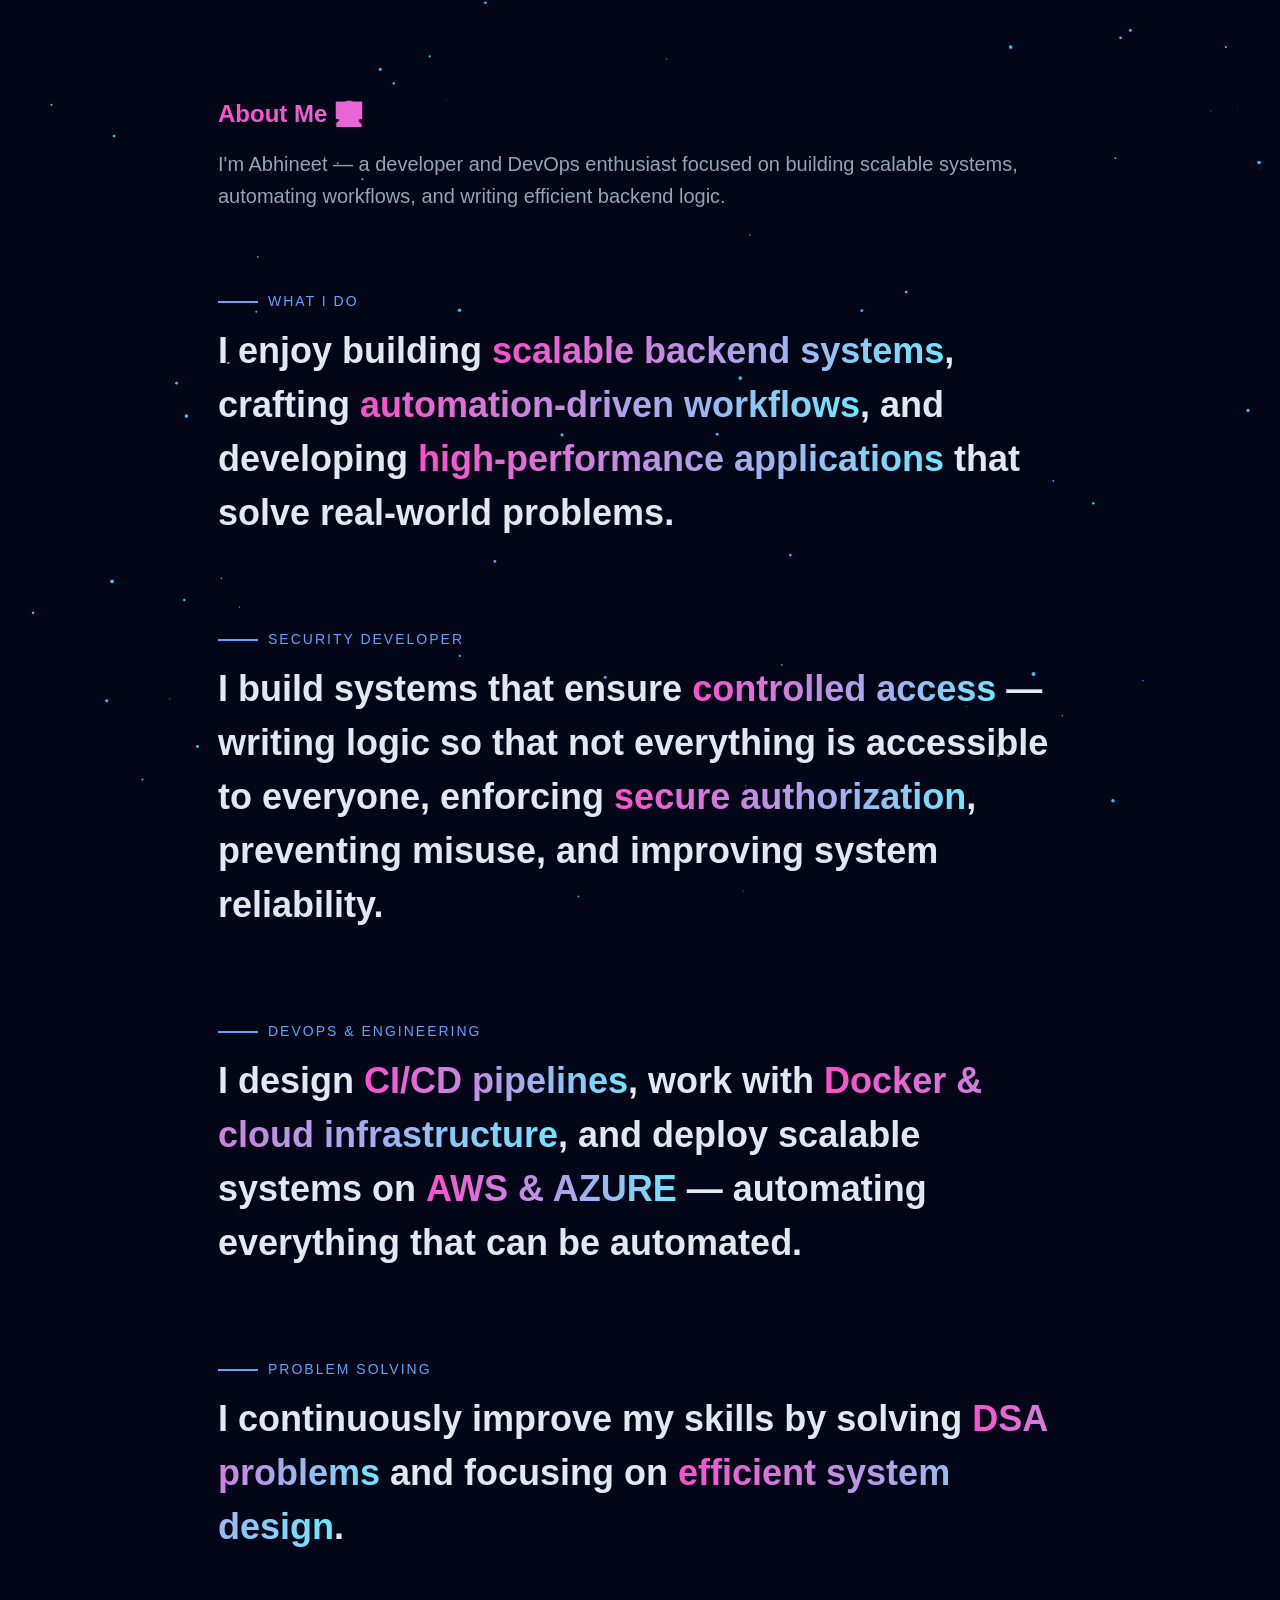
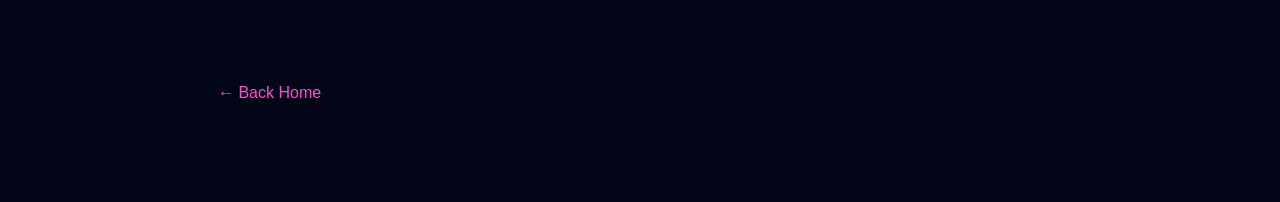
<file: about.html>
<!DOCTYPE html>
<html lang="en">
<head>
  <meta charset="UTF-8">
  <title>About Me</title>
  <link rel="stylesheet" href="style.css">
</head>
<body>

<canvas id="bg"></canvas>

<section class="about">

  <h1 class="gradient-text fade-up">About Me 👨‍💻</h1>

  <p class="about-intro fade-up">
    I'm Abhineet — a developer and DevOps enthusiast focused on building scalable systems,
    automating workflows, and writing efficient backend logic.
  </p>

  <!-- BIG TEXT SECTIONS -->

  <div class="about-big-text fade-up">
    <span class="about-label">What I Do</span>
    <h2>
      I enjoy building <span class="highlight">scalable backend systems</span>,
      crafting <span class="highlight">automation-driven workflows</span>, and
      developing <span class="highlight">high-performance applications</span>
      that solve real-world problems.
    </h2>
  </div>

  <div class="about-big-text fade-up">
    <span class="about-label">Security Developer</span>
    <h2>
      I build systems that ensure <span class="highlight">controlled access</span> —
      writing logic so that not everything is accessible to everyone,
      enforcing <span class="highlight">secure authorization</span>,
      preventing misuse, and improving system reliability.
    </h2>
  </div>

  <div class="about-big-text fade-up">
    <span class="about-label">DevOps & Engineering</span>
    <h2>
      I design <span class="highlight">CI/CD pipelines</span>,
      work with <span class="highlight">Docker & cloud infrastructure</span>,
      and deploy scalable systems on <span class="highlight">AWS & AZURE</span> —
      automating everything that can be automated.
    </h2>
  </div>

  <div class="about-big-text fade-up">
    <span class="about-label">Problem Solving</span>
    <h2>
      I continuously improve my skills by solving
      <span class="highlight">DSA problems</span> and focusing on
      <span class="highlight">efficient system design</span>.
    </h2>
  </div>

  <a href="index.html" class="back-btn">← Back Home</a>

</section>



<script src="script.js"></script>
</body>
</html>
</file>
<file: style.css>
* {
  margin: 0;
  padding: 0;
  box-sizing: border-box;
  font-family: "Segoe UI", sans-serif;
}

body {
  background: #020617;
  color: white;
  overflow-x: hidden;
}

/* CANVAS BACKGROUND */
#bg {
  position: fixed;
  top: 0;
  left: 0;
  width: 100%;
  height: 100%;
  z-index: -10;
  pointer-events: none;
}

/* HERO */
.hero {
  height: 100vh;
  display: flex;
  align-items: center;
  padding: 80px;
}

.hero-content h1 {
  font-size: 60px;
}

.subtitle {
  font-size: 24px;
  margin-top: 20px;
  color: #94a3b8;
}

/* GRADIENT TEXT */
.gradient-text {
  background: linear-gradient(90deg, #ff4ecd, #6ee7ff);
  -webkit-background-clip: text;
  -webkit-text-fill-color: transparent;
}

/* BUTTONS */
.buttons {
  margin-top: 30px;
}

.btn-outline {
  border: 1px solid #94a3b8;
  padding: 12px 20px;
  margin-right: 10px;
  border-radius: 8px;
  text-decoration: none;
  color: white;
  transition: 0.3s;
}

.btn-outline:hover {
  border-color: #ff4ecd;
  color: #ff4ecd;
}

.btn-primary {
  background: linear-gradient(90deg, #ff4ecd, #ff6ec7);
  padding: 12px 20px;
  border-radius: 8px;
  text-decoration: none;
  color: white;
}

/* SOCIAL */
.socials {
  margin-top: 20px;
  display: flex;          /* makes them horizontal */
  gap: 15px;              /* spacing between icons */
}

.socials a {
  display: flex;
  align-items: center;
  justify-content: center;
  width: 45px;
  height: 45px;
  border: 1px solid #1e293b;
  border-radius: 8px;
  text-decoration: none;
  color: white;
  transition: 0.3s;
}

.socials a:hover {
  border-color: #ff4ecd;
  color: #ff4ecd;
  transform: translateY(-3px);
}

/* SCROLL */
.scroll-indicator {
  position: absolute;
  bottom: 20px;
  left: 50%;
  transform: translateX(-50%);
  opacity: 0.7;
}

/* PROJECTS */
.projects {
  padding: 80px;
}

.cards {
  display: grid;
  grid-template-columns: repeat(auto-fit, minmax(250px, 1fr));
  gap: 20px;
  margin-top: 40px;
}

.card {
  cursor: pointer;
  background: #0f172a;
  padding: 20px;
  border-radius: 12px;
  transition: 0.3s;
}

.card:hover {
  transform: translateY(-10px);
  box-shadow: 0 0 20px rgba(255, 78, 205, 0.2);
}

/* ========================= */
/* NEW ABOUT DESIGN */
/* ========================= */

.about {
  padding: 100px 10%;
  max-width: 1100px;
  margin: auto;
}

.about-intro {
  margin-top: 20px;
  color: #94a3b8;
  font-size: 20px;
  margin-bottom: 80px;
  line-height: 1.6;
}

/* BIG TEXT BLOCK */

.about-big-text {
  margin-bottom: 90px;
}

.about-label {
  display: inline-block;
  font-size: 14px;
  letter-spacing: 2px;
  text-transform: uppercase;
  color: #60a5fa;
  margin-bottom: 15px;
}

.about-label::before {
  content: "";
  width: 40px;
  height: 2px;
  background: #60a5fa;
  display: inline-block;
  margin-right: 10px;
  vertical-align: middle;
}

.about-big-text h2 {
  font-size: 36px;
  line-height: 1.5;
  font-weight: 600;
  color: #e2e8f0;
}

/* HIGHLIGHT TEXT */

.highlight {
  background: linear-gradient(90deg, #ff4ecd, #6ee7ff);
  -webkit-background-clip: text;
  -webkit-text-fill-color: transparent;
  font-weight: 700;
}

/* BACK BUTTON */

.back-btn {
  display: inline-block;
  margin-top: 40px;
  text-decoration: none;
  color: #ff4ecd;
}

/* ANIMATION */

.fade-up {
  opacity: 0;
  transform: translateY(40px);
  animation: fadeUp 1s ease forwards;
}

@keyframes fadeUp {
  to {
    opacity: 1;
    transform: translateY(0);
  }
}
.contact {
  padding: 80px;
}

.contact h2 {
  margin-bottom: 40px;
}

/* GRID FIX */
.contact-container {
  display: grid;
  grid-template-columns: 1fr 1fr;
  gap: 40px;
  align-items: stretch;
}

/* CARD FIX */
.contact-card {
  background: #0f172a;
  padding: 30px;
  border-radius: 16px;
  position: relative;
  height: 100%;
}

/* TEXT SPACING */
.contact-card h3 {
  margin-bottom: 15px;
}

.contact-card p {
  color: #94a3b8;
  margin-bottom: 20px;
  line-height: 1.6;
}

/* CONTACT INFO */
.contact-info p {
  margin-bottom: 12px;
}

.contact-info a {
  color: #94a3b8;
  text-decoration: none;
}

.contact-info a:hover {
  color: #ff4ecd;
}

/* FORM FIX */
.contact-form {
  display: flex;
  flex-direction: column;
  gap: 15px;
}

.contact-form input,
.contact-form textarea {
  width: 100%;
  padding: 12px;
  border-radius: 10px;
  border: 1px solid #1e293b;
  background: #020617;
  color: white;
  outline: none;
}

.contact-form textarea {
  min-height: 120px;
  resize: none;
}

/* BUTTON */
.contact-form button {
  margin-top: 10px;
  padding: 14px;
  border: none;
  border-radius: 10px;
  background: linear-gradient(90deg, #ff4ecd, #6ee7ff);
  color: white;
  font-weight: 600;
  cursor: pointer;
}

/* RESPONSIVE (IMPORTANT) */
@media (max-width: 900px) {
  .contact-container {
    grid-template-columns: 1fr;
  }
}
/* NAVBAR */
.navbar {
  position: fixed;
  top: 0;
  width: 100%;
  padding: 15px 60px;
  display: flex;
  justify-content: space-between;
  align-items: center;
  background: rgba(2, 6, 23, 0.6);
  backdrop-filter: blur(10px);
  z-index: 1000;
}

/* LOGO */
.nav-logo {
  font-size: 22px;
  font-weight: bold;
  color: #ff4ecd;
}

/* LINKS */
.nav-links {
  list-style: none;
  display: flex;
  gap: 30px;
}

.nav-links a {
  text-decoration: none;
  color: #94a3b8;
  font-size: 14px;
  letter-spacing: 1px;
  transition: 0.3s;
  position: relative;
}

/* HOVER ANIMATION */
.nav-links a:hover {
  color: white;
}

/* UNDERLINE GLOW */
.nav-links a::after {
  content: "";
  position: absolute;
  left: 0;
  bottom: -5px;
  width: 0%;
  height: 2px;
  background: linear-gradient(90deg, #ff4ecd, #6ee7ff);
  transition: 0.3s;
}

.nav-links a:hover::after {
  width: 100%;
}
/* FLOATING THOUGHTS */
.floating-thoughts {
  position: absolute;
  right: 8%;
  top: 35%;
  width: 350px;
  pointer-events: none;
}

#typed-text {
  font-size: 1.3rem;
  font-style: italic;
  font-family: "Poppins", sans-serif;
}

/* TEXT (gradient only here) */
#typed-main {
  background: linear-gradient(90deg, #ff4ecd, #6ee7ff, #a78bfa);
  -webkit-background-clip: text;
  -webkit-text-fill-color: transparent;
}

/* EMOJI (normal color, no gradient) */
#typed-emoji {
  margin-left: 6px;
}
</file>
